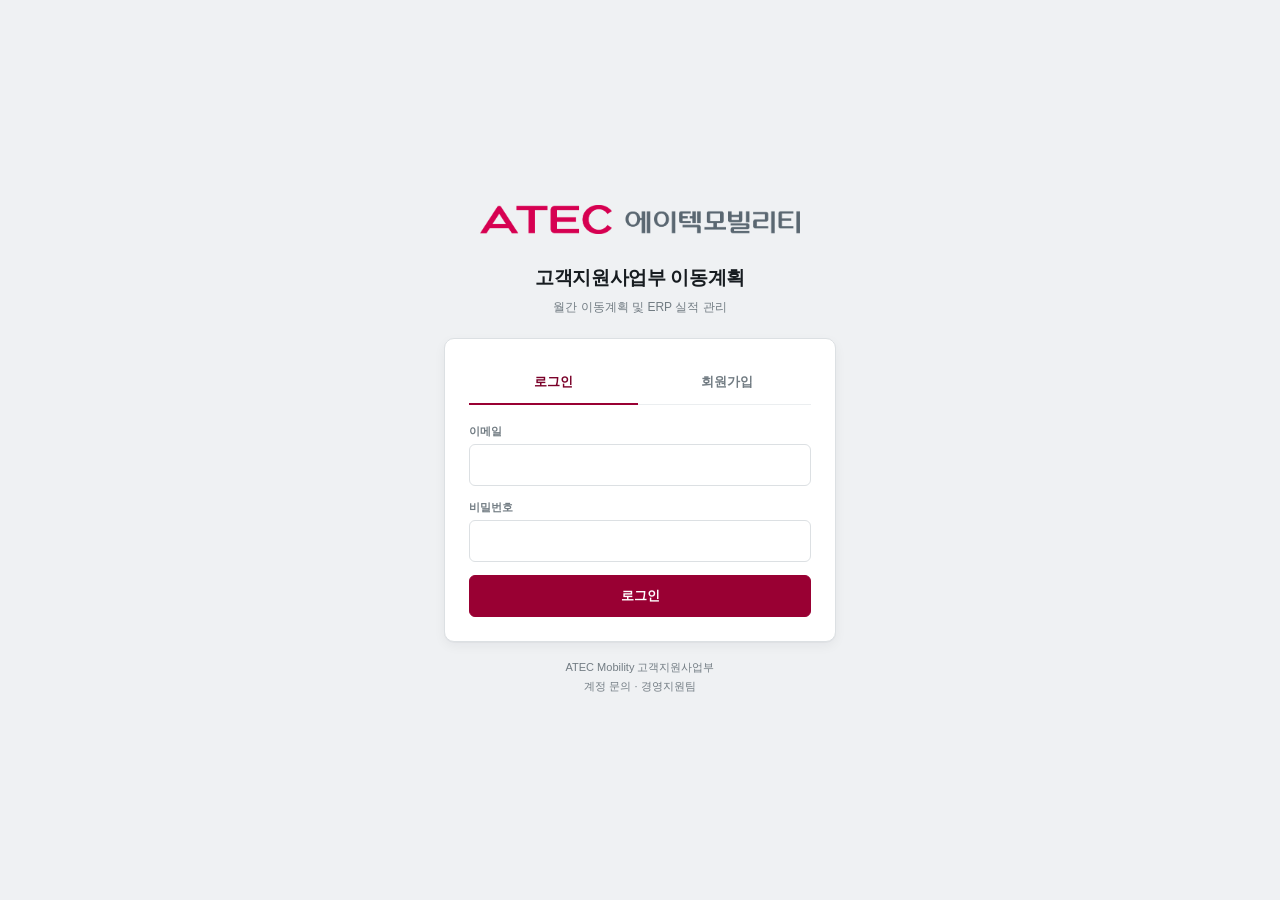
<file: index.html>
<!doctype html>
<html lang="ko">
<head>
<meta charset="utf-8">
<meta name="viewport" content="width=device-width,initial-scale=1">
<title>ATEC 이동계획 · 로그인</title>
<link rel="icon" href="data:image/svg+xml,%3Csvg xmlns='http://www.w3.org/2000/svg' viewBox='0 0 32 32'%3E%3Crect width='32' height='32' rx='7' fill='%23D70051'/%3E%3Ctext x='16' y='22' font-size='16' font-family='Arial' font-weight='bold' fill='white' text-anchor='middle'%3EA%3C/text%3E%3C/svg%3E">
<link rel="stylesheet" href="styles.css?v=20260915a">
</head>
<body>

<div class="auth-wrap">
  <div class="auth">

    <div class="brand">
      <img class="logo" src="img/logo.png?v=20260915a" alt="ATEC 에이텍모빌리티">
      <h1>고객지원사업부 이동계획</h1>
      <p>월간 이동계획 및 ERP 실적 관리</p>
    </div>

    <div class="panel">

      <!-- ===== 로그인 / 가입 ===== -->
      <div id="stage-login">
        <div class="tabs">
          <button id="tabLogin" class="on">로그인</button>
          <button id="tabSignup">회원가입</button>
        </div>

        <div id="msg"></div>

        <!-- 로그인 -->
        <form id="formLogin">
          <div class="fld">
            <label for="liEmail">이메일</label>
            <input id="liEmail" type="email" autocomplete="username" required>
          </div>
          <div class="fld">
            <label for="liPw">비밀번호</label>
            <input id="liPw" type="password" autocomplete="current-password" required>
          </div>
          <button type="submit" class="btn red wide" id="btnLogin">로그인</button>
        </form>

        <!-- 가입 -->
        <form id="formSignup" class="hide">
          <div class="fld">
            <label for="suName">이름</label>
            <input id="suName" type="text" autocomplete="name" required>
          </div>
          <div class="fld">
            <label for="suEmail">이메일</label>
            <input id="suEmail" type="email" autocomplete="username" required>
          </div>
          <div class="fld">
            <label for="suPw">비밀번호</label>
            <input id="suPw" type="password" autocomplete="new-password" minlength="8" required>
            <div class="hint">8자 이상. 재무 자료를 다루므로 사내 다른 서비스와 다른 비밀번호를 쓰시길 권합니다.</div>
          </div>
          <div class="fld">
            <label for="suPw2">비밀번호 확인</label>
            <input id="suPw2" type="password" autocomplete="new-password" minlength="8" required>
            <div class="hint" id="suPwMsg">한 번 더 입력해 주세요. 오타로 못 들어오는 일을 막습니다.</div>
          </div>
          <button type="submit" class="btn red wide" id="btnSignup">가입 신청</button>
          <div class="note info" style="margin:14px 0 0">
            가입하면 경영지원팀 승인을 거쳐야 들어올 수 있습니다.
            승인할 때 소속 팀이 함께 지정됩니다.
          </div>
        </form>
      </div>

      <!-- ===== 2단계 인증 · 최초 등록 ===== -->
      <div id="stage-enroll" class="hide otp-box">
        <h3 style="margin:0 0 6px;font-size:15px">2단계 인증 등록</h3>
        <p class="desc" style="margin:0 0 15px">
          이동계획 자료는 2단계 인증을 통과해야 열립니다. 최초 1회만 등록하면 됩니다.
        </p>

        <ol class="steps">
          <li>휴대폰에 <b>Google Authenticator</b> 앱을 설치합니다.</li>
          <li>앱에서 <b>+</b> → <b>QR 코드 스캔</b>으로 아래 코드를 찍습니다.</li>
          <li>앱에 뜬 6자리 숫자를 아래에 입력합니다.</li>
        </ol>

        <div class="otp-qr" id="qrBox"></div>

        <a id="otpLink" class="btn wide hide" style="margin-bottom:11px" href="#">
          이 기기에서 인증 앱 바로 열기
        </a>

        <div class="desc" style="margin-bottom:5px">QR을 찍을 수 없으면 이 키를 앱에 직접 입력하세요</div>
        <div class="otp-secret" id="otpSecret">—</div>
        <button class="btn" id="btnCopySecret" style="margin:-6px 0 13px">키 복사</button>

        <div id="msgEnroll"></div>
        <input id="enrollCode" class="otp-code" inputmode="numeric" maxlength="6" placeholder="······" autocomplete="one-time-code">
        <button class="btn red wide" id="btnEnrollVerify" style="margin-top:13px">등록 완료</button>
        <button class="btn ghost wide" id="btnEnrollCancel" style="margin-top:7px">취소하고 로그아웃</button>
      </div>

      <!-- ===== 2단계 인증 · 코드 입력 ===== -->
      <div id="stage-verify" class="hide otp-box">
        <h3 style="margin:0 0 6px;font-size:15px">2단계 인증</h3>
        <p class="desc" style="margin:0 0 17px">
          Google Authenticator 앱에 표시된 6자리 숫자를 입력하세요.
        </p>

        <div id="msgVerify"></div>
        <input id="verifyCode" class="otp-code" inputmode="numeric" maxlength="6" placeholder="······" autocomplete="one-time-code">
        <button class="btn red wide" id="btnVerify" style="margin-top:13px">확인</button>
        <button class="btn ghost wide" id="btnVerifyCancel" style="margin-top:7px">다른 계정으로 로그인</button>
      </div>

    </div>

    <div class="foot">
      ATEC Mobility 고객지원사업부<br>
      계정 문의 · 경영지원팀
    </div>

  </div>
</div>

<script src="mp-auth.js?v=20260911a"></script>
<script>
(function () {
  'use strict';

  var $ = function (s) { return document.querySelector(s); };

  function show(stage) {
    ['login', 'enroll', 'verify'].forEach(function (s) {
      $('#stage-' + s).classList.toggle('hide', s !== stage);
    });
  }
  function say(where, text, kind) {
    var el = $(where);
    if (!text) { el.innerHTML = ''; return; }
    el.innerHTML = '<div class="note ' + (kind || 'err') + '">' + text + '</div>';
  }
  function busy(btn, on, label) {
    btn.disabled = on;
    if (on) { btn.dataset.t = btn.textContent; btn.textContent = label || '처리 중…'; }
    else if (btn.dataset.t) { btn.textContent = btn.dataset.t; }
  }

  /* ---------- 로그인 / 가입 탭 ---------- */
  $('#tabLogin').onclick = function () {
    $('#tabLogin').classList.add('on'); $('#tabSignup').classList.remove('on');
    $('#formLogin').classList.remove('hide'); $('#formSignup').classList.add('hide');
    say('#msg', '');
  };
  $('#tabSignup').onclick = function () {
    $('#tabSignup').classList.add('on'); $('#tabLogin').classList.remove('on');
    $('#formSignup').classList.remove('hide'); $('#formLogin').classList.add('hide');
    say('#msg', '');
  };

  /* ---------- 가입 ---------- */
  $('#formSignup').onsubmit = function (e) {
    e.preventDefault();
    var b = $('#btnSignup');
    /* 서버에 보내기 전에 여기서 막는다. 가입은 되었는데 비밀번호를 모르는 상태가
       가장 나쁘다 — 승인까지 받은 뒤에야 알게 된다. */
    if ($('#suPw').value !== $('#suPw2').value) {
      say('#msg', '비밀번호가 서로 다릅니다. 두 칸을 같게 입력해 주세요.');
      $('#suPw2').focus(); $('#suPw2').select();
      return;
    }
    busy(b, true);
    MpAuth.signup($('#suEmail').value, $('#suPw').value, $('#suName').value)
      .then(function (r) {
        busy(b, false);
        if (r.error) { say('#msg', r.error); return; }
        say('#msg', '가입 신청이 접수되었습니다. 경영지원팀 승인 후 로그인할 수 있습니다.', 'ok');
        $('#formSignup').reset();
      });
  };

  /* 두 칸이 같아지는 순간 초록으로 바뀐다. 제출을 눌러 봐야 아는 것보다 낫다. */
  function pwEcho() {
    var a = $('#suPw').value, c = $('#suPw2').value, m = $('#suPwMsg');
    if (!c) { m.className = 'hint'; m.textContent = '한 번 더 입력해 주세요. 오타로 못 들어오는 일을 막습니다.'; return; }
    var ok = a === c;
    m.className = 'hint ' + (ok ? 'good' : 'bad');
    m.textContent = ok ? '두 칸이 같습니다.' : '아직 다릅니다.';
  }
  $('#suPw').oninput = pwEcho;
  $('#suPw2').oninput = pwEcho;

  /* ---------- 로그인 ---------- */
  $('#formLogin').onsubmit = function (e) {
    e.preventDefault();
    var b = $('#btnLogin');
    busy(b, true, '확인 중…');
    MpAuth.login($('#liEmail').value, $('#liPw').value)
      .then(function (r) {
        if (r.error) { busy(b, false); say('#msg', r.error); return; }
        return MpAuth.mfaState().then(function (st) {
          busy(b, false);
          if (st === 'ok') { location.replace('app.html'); return; }
          if (st === 'need') { show('verify'); setTimeout(function () { $('#verifyCode').focus(); }, 60); return; }
          startEnroll();
        });
      });
  };

  /* ---------- 2단계 · 최초 등록 ---------- */

  /* QR 그리기.
     Supabase 는 QR 을 SVG 마크업으로 내려주는데 viewBox 가 없고 width/height 만 있다.
     그대로 두고 CSS 로 줄이면 축소되지 않고 잘려 나가 위치 검출 패턴이 사라진다 —
     화면에는 QR 처럼 보이지만 스캔이 되지 않는다. viewBox 를 채워 넣어야 한다. */
  function paintQr(qr) {
    var box = $('#qrBox');
    box.innerHTML = '';

    if (!qr) {
      box.innerHTML = '<div class="desc" style="width:172px;height:172px;display:flex;' +
                      'align-items:center;justify-content:center">아래 키를 앱에 직접 입력하세요</div>';
      return;
    }

    if (/^data:/.test(qr)) {
      // 속성 문자열로 조립하지 않는다 — data:image/svg+xml 안의 따옴표가 태그를 깨뜨린다
      var img = new Image();
      img.alt = '2단계 인증 QR';
      img.src = qr;
      box.appendChild(img);
      return;
    }

    box.innerHTML = qr;
    var svg = box.querySelector('svg');
    if (!svg) return;
    if (!svg.getAttribute('viewBox')) {
      var w = parseFloat(svg.getAttribute('width')) || 219;
      var h = parseFloat(svg.getAttribute('height')) || w;
      svg.setAttribute('viewBox', '0 0 ' + w + ' ' + h);
    }
    svg.setAttribute('preserveAspectRatio', 'xMidYMid meet');
    svg.setAttribute('shape-rendering', 'crispEdges');   // 축소해도 모듈 경계가 뭉개지지 않게
    svg.removeAttribute('width');
    svg.removeAttribute('height');
  }

  function startEnroll() {
    show('enroll');
    say('#msgEnroll', '');
    $('#qrBox').innerHTML = '<div class="desc" style="width:172px;height:172px;display:flex;align-items:center;justify-content:center">준비 중…</div>';
    $('#otpSecret').textContent = '—';
    $('#otpLink').classList.add('hide');

    MpAuth.enroll().then(function (r) {
      if (r.error) { say('#msgEnroll', r.error); $('#qrBox').innerHTML = ''; return; }
      paintQr(r.qr);
      $('#otpSecret').textContent = r.secret || '—';
      if (r.uri) {
        var a = $('#otpLink');
        a.href = r.uri;                 // 폰에서 열면 인증 앱이 바로 뜬다
        a.classList.remove('hide');
      }
      setTimeout(function () { $('#enrollCode').focus(); }, 60);
    });
  }

  /* 키 복사 — 손으로 옮겨 적다 틀리는 걸 막는다 */
  $('#btnCopySecret').onclick = function () {
    var s = $('#otpSecret').textContent.trim();
    if (!s || s === '—') return;
    var btn = this;
    var done = function () {
      btn.textContent = '복사됨';
      setTimeout(function () { btn.textContent = '키 복사'; }, 1600);
    };
    if (navigator.clipboard && navigator.clipboard.writeText) {
      navigator.clipboard.writeText(s).then(done, function () {});
    } else {
      var ta = document.createElement('textarea');
      ta.value = s; document.body.appendChild(ta); ta.select();
      try { document.execCommand('copy'); done(); } catch (e) {}
      document.body.removeChild(ta);
    }
  };

  $('#btnEnrollVerify').onclick = function () {
    var b = this;
    busy(b, true, '확인 중…');
    MpAuth.verify($('#enrollCode').value).then(function (r) {
      busy(b, false);
      if (r.error) { say('#msgEnroll', r.error); $('#enrollCode').select(); return; }
      location.replace('app.html');
    });
  };
  $('#btnEnrollCancel').onclick = function () { MpAuth.logout(); show('login'); };

  /* ---------- 2단계 · 코드 입력 ---------- */
  $('#btnVerify').onclick = function () {
    var b = this;
    busy(b, true, '확인 중…');
    MpAuth.verify($('#verifyCode').value).then(function (r) {
      busy(b, false);
      if (r.error) { say('#msgVerify', r.error); $('#verifyCode').select(); return; }
      location.replace('app.html');
    });
  };
  $('#btnVerifyCancel').onclick = function () { MpAuth.logout(); show('login'); };

  /* 6자리를 다 넣으면 자동으로 확인한다 */
  ['#enrollCode', '#verifyCode'].forEach(function (sel) {
    $(sel).addEventListener('input', function () {
      this.value = this.value.replace(/\D/g, '');
      if (this.value.length === 6) {
        (sel === '#enrollCode' ? $('#btnEnrollVerify') : $('#btnVerify')).click();
      }
    });
  });

  /* ---------- 이미 로그인돼 있으면 이어서 진행한다 ----------
     새로고침했을 때 비밀번호를 다시 받지 않는다.
     아직 인증 수단을 등록하지 않은 상태(none)도 등록 화면으로 이어 준다 —
     이걸 빠뜨리면 로그인은 됐는데 로그인 화면이 다시 뜨는 것처럼 보인다. */
  if (MpAuth.token()) {
    MpAuth.mfaState().then(function (st) {
      if (st === 'ok') { location.replace('app.html'); return; }
      if (st === 'need') { show('verify'); setTimeout(function () { $('#verifyCode').focus(); }, 60); return; }
      startEnroll();
    });
  }
})();
</script>

</body>
</html>
</file>
<file: styles.css>
/* ============================================================================
   ATEC 이동계획 — 디자인 시스템

   설계 관점 : "결산 원장(ledger)"
   대시보드가 아니라 잘 조판된 재무제표를 화면으로 옮긴다.
   위계는 색이 아니라 굵기 · 크기 · 괘선으로 만들고,
   색은 부호(증감)와 상태(잠금 · 완료 · 경고)에만 쓴다.

   브랜드 : ATEC RED #D70051 / ATEC GRAY #5A666F

   타이포 7단 (px)
     26  KPI 숫자
     19  페이지 제목
     16  섹션 제목
     14  카드 제목
     13  본문 · 표 데이터
     12  표 조밀영역 · 버튼 · 탭
     11  보조 설명 · 라벨
   9~10px 는 쓰지 않는다.
   ========================================================================== */

:root{
  /* 기본 5색 */
  --paper:#FFFFFF;        /* 카드 · 표 바탕 */
  --canvas:#EFF1F3;       /* 화면 바탕 */
  --ink:#171C20;          /* 본문 */
  --ink2:#4A555D;         /* 보조 본문 */
  --rule:#DCE0E3;         /* 괘선 */
  /* 파생 */
  --rule2:#EBEEF0; --soft:#F7F8F9; --muted:#727C83; --faint:#A8B0B5;
  --gray:#5A666F; --g1:#F2F3F4; --g2:#D9DDE0; --g3:#A8B0B5; --g4:#727C83;
  /* 강조 */
  --red:#990033; --red-d:#7A0029; --red-dd:#5C001F; --red-soft:#FDF0F5; --red-line:#EBC3D3;
  --down:#2461a8; --up:#990033;
  --blue:#9AB7F0; --blue-d:#2461a8;
  --amber:#B07900; --amber-bg:#FFF6E0; --amber-line:#EDD9A6;
  --ok:#1F7A52; --ok-bg:#EDF7F1; --ok-line:#BFDECD;
  --warn:#B07900; --danger:#B3123F;
  /* 표 밴드 — 3단만 쓴다 */
  --band-plan:#F6F7F8;    /* 월간계획 */
  --band-ol:#FBFCFC;      /* 주차 OL */
  --band-act:#FDF0F5;     /* ERP 확정실적 */
  /* 형태 */
  --r:8px; --r-lg:10px;
  --shadow:0 1px 1px rgba(23,28,32,.03), 0 4px 12px rgba(23,28,32,.05);
  --num:"Segoe UI","Malgun Gothic",Arial,sans-serif;
  --rail:236px; --hdr:56px;
}

*{box-sizing:border-box}
html,body{margin:0;padding:0}
body{
  font-family:"Malgun Gothic","맑은 고딕","Apple SD Gothic Neo","Noto Sans KR",Arial,sans-serif;
  background:var(--canvas); color:var(--ink); font-size:13px; line-height:1.5;
  font-variant-numeric:tabular-nums; -webkit-font-smoothing:antialiased;
}
button,input,select,textarea{font:inherit;color:inherit}
a{color:var(--red-d)}
.num{font-family:var(--num);font-variant-numeric:tabular-nums;font-feature-settings:"tnum" 1}
::selection{background:rgba(215,0,81,.16)}
.hide{display:none !important}

/* ============================================================
   부품 — 버튼 · 칩 · 입력
   ============================================================ */
.btn{
  display:inline-flex;align-items:center;gap:6px;border:1px solid var(--rule);
  background:var(--paper);color:var(--ink2);padding:6px 12px;border-radius:6px;
  font-size:12px;font-weight:700;cursor:pointer;white-space:nowrap;line-height:1.4;
  text-decoration:none
}
.btn:hover{background:var(--soft);border-color:var(--g2);color:var(--ink)}
.btn:disabled{opacity:.45;cursor:not-allowed}
.btn.red{background:var(--red);border-color:var(--red);color:#fff}
.btn.red:hover{background:var(--red-d);border-color:var(--red-d);color:#fff}
.btn.dark{background:#333B41;border-color:#333B41;color:#fff}
.btn.dark:hover{background:#242A2F}
.btn.ghost{background:transparent;border-color:transparent;color:var(--muted)}
.btn.ghost:hover{background:var(--g1);color:var(--ink)}
.btn.wide{width:100%;justify-content:center;padding:11px 12px;font-size:13px}

.chip{
  display:inline-flex;align-items:center;gap:6px;border:1px solid var(--rule);background:var(--paper);
  padding:5px 10px;border-radius:6px;font-size:12px;color:var(--ink2);white-space:nowrap;line-height:1.35
}
.chip b{font-weight:700;color:var(--ink)}
.chip.on{background:var(--red-soft);border-color:var(--red-line);color:var(--red-d)}
.chip.warn{background:var(--amber-bg);border-color:var(--amber-line);color:var(--amber)}
.chip.ok{background:var(--ok-bg);border-color:var(--ok-line);color:var(--ok)}
.chip.lock{background:var(--g1);border-color:var(--g2);color:var(--ink2)}

.fld{margin-bottom:13px}
.fld label{display:block;font-size:11px;font-weight:700;color:var(--muted);margin-bottom:5px}
.fld input{
  width:100%;padding:10px 12px;border:1px solid var(--rule);border-radius:6px;
  background:var(--paper);font-size:13px
}
.fld input:focus{outline:0;border-color:var(--red-line);box-shadow:0 0 0 3px rgba(215,0,81,.08)}
.fld .hint{font-size:11px;color:var(--muted);margin-top:5px;line-height:1.55}

.card{background:var(--paper);border:1px solid var(--rule);border-radius:var(--r-lg);box-shadow:var(--shadow)}
.card>.hd{padding:13px 16px;border-bottom:1px solid var(--rule2);display:flex;align-items:flex-start;
  justify-content:space-between;gap:12px}
.card>.hd h3{margin:0;font-size:14px;font-weight:700}
.card>.bd{padding:16px}
.desc{font-size:11.5px;color:var(--muted);margin-top:3px;line-height:1.55}

/* 상태 알림 */
.note{padding:10px 13px;border-radius:6px;font-size:12px;line-height:1.6;margin-bottom:13px}
.note.err{background:#FDEEF2;border:1px solid var(--red-line);color:var(--red-d)}
.note.ok{background:var(--ok-bg);border:1px solid var(--ok-line);color:var(--ok)}
.note.warn{background:var(--amber-bg);border:1px solid var(--amber-line);color:var(--amber)}
.note.info{background:var(--soft);border:1px solid var(--rule);color:var(--ink2)}

/* ============================================================
   로그인 화면
   ============================================================ */
.auth-wrap{min-height:100vh;display:flex;align-items:center;justify-content:center;padding:28px 18px}
.auth{width:100%;max-width:392px}
.auth .brand{text-align:center;margin-bottom:22px}
.auth .brand .mark{
  display:inline-flex;align-items:center;justify-content:center;
  width:44px;height:44px;border-radius:10px;background:var(--red);color:#fff;
  font-size:21px;font-weight:800;letter-spacing:-1px;margin-bottom:11px
}
.auth .brand h1{margin:0;font-size:19px;font-weight:700;letter-spacing:-.4px}
.auth .brand p{margin:6px 0 0;font-size:12px;color:var(--muted)}
.auth .panel{background:var(--paper);border:1px solid var(--rule);border-radius:var(--r-lg);
  box-shadow:var(--shadow);padding:24px}
.auth .tabs{display:flex;gap:4px;margin-bottom:18px;border-bottom:1px solid var(--rule2)}
.auth .tabs button{
  flex:1;border:0;background:transparent;padding:9px 0 11px;font-size:13px;font-weight:700;
  color:var(--muted);cursor:pointer;border-bottom:2px solid transparent;margin-bottom:-1px
}
.auth .tabs button.on{color:var(--red-d);border-bottom-color:var(--red)}
.auth .foot{margin-top:16px;text-align:center;font-size:11px;color:var(--muted);line-height:1.7}

/* 2단계 인증 */
.otp-box{text-align:center}
.otp-qr{
  display:inline-block;padding:11px;background:#fff;border:1px solid var(--rule);
  border-radius:var(--r);margin:4px 0 13px
}
.otp-qr img,.otp-qr svg{display:block;width:172px;height:172px}
.otp-secret{
  font-family:var(--num);font-size:13px;letter-spacing:1.5px;background:var(--soft);
  border:1px solid var(--rule);border-radius:6px;padding:9px 11px;word-break:break-all;
  color:var(--ink);margin-bottom:13px
}
.otp-code{
  width:100%;padding:13px;font-family:var(--num);font-size:26px;letter-spacing:11px;
  text-align:center;border:1px solid var(--rule);border-radius:var(--r);background:var(--paper)
}
.otp-code:focus{outline:0;border-color:var(--red-line);box-shadow:0 0 0 3px rgba(215,0,81,.08)}
.steps{counter-reset:s;margin:0 0 15px;padding:0;list-style:none;text-align:left}
.steps li{
  counter-increment:s;position:relative;padding:0 0 8px 25px;font-size:12px;
  color:var(--ink2);line-height:1.65
}
.steps li::before{
  content:counter(s);position:absolute;left:0;top:1px;width:17px;height:17px;border-radius:50%;
  background:var(--g1);color:var(--ink2);font-size:10.5px;font-weight:700;
  display:flex;align-items:center;justify-content:center
}

@media (max-width:480px){
  .auth .panel{padding:19px}
  .otp-code{font-size:22px;letter-spacing:8px}
}

/* ============================================================
   앱 껍데기 — 레일 · 헤더 · 본문
   ============================================================ */
.app{display:flex;min-height:100vh}
.rail{width:var(--rail);flex:0 0 var(--rail);background:#333B41;color:#E6EAEC;
  position:fixed;top:0;bottom:0;left:0;z-index:60;display:flex;flex-direction:column}
.rail .brand{padding:17px 18px 14px;border-bottom:1px solid rgba(255,255,255,.09)}
.rail .brand b{display:block;font-size:13.5px;color:#fff}
.rail .brand span{display:block;margin-top:5px;font-size:11px;color:#A9B2B8;line-height:1.5}
.nav{padding:9px 8px;flex:1;overflow:auto}
.nav .grp{font-size:11px;color:#828D94;padding:13px 10px 5px;font-weight:700}
.nav button{display:flex;align-items:center;gap:9px;width:100%;border:0;background:transparent;
  color:#CDD4D8;text-align:left;padding:8px 11px;border-radius:6px;margin:1px 0;cursor:pointer;
  font-weight:600;font-size:13px;border-left:3px solid transparent}
.nav button:hover{background:rgba(255,255,255,.06);color:#fff}
.nav button.on{background:rgba(255,255,255,.10);color:#fff;border-left-color:var(--red);font-weight:700}
.nav button:disabled{opacity:.34;cursor:not-allowed}
.railfoot{padding:11px 16px 14px;font-size:11px;color:#8B959B;line-height:1.65;
  border-top:1px solid rgba(255,255,255,.08)}
.railfoot b{color:#C4CBD0}
.main{margin-left:var(--rail);width:calc(100% - var(--rail));min-width:0}
header.top{height:var(--hdr);background:var(--paper);border-bottom:1px solid var(--rule);
  display:flex;align-items:center;justify-content:space-between;gap:14px;padding:0 20px;
  position:sticky;top:0;z-index:50}
header.top .crumb{display:flex;align-items:baseline;gap:9px;min-width:0}
header.top .crumb b{font-size:19px;font-weight:700;letter-spacing:-.4px;white-space:nowrap}
header.top .crumb span{font-size:12px;color:var(--muted);overflow:hidden;text-overflow:ellipsis;white-space:nowrap}
.content{padding:16px 20px 60px;max-width:1680px}

/* 필터 줄 — 차트 위 한 줄에 모은다 */
.gbar{background:var(--paper);border:1px solid var(--rule);border-radius:var(--r-lg);
  box-shadow:var(--shadow);padding:9px 13px;margin-bottom:14px}
.gline{display:flex;align-items:center;gap:9px;flex-wrap:wrap;padding:4px 0}
.gline+.gline{border-top:1px solid var(--rule2);margin-top:3px}
.glabel{font-size:11px;font-weight:700;color:var(--muted);min-width:56px}
.spacer{flex:1}
.tabs{display:flex;gap:3px;flex-wrap:wrap}
.tab{border:1px solid transparent;background:transparent;color:var(--ink2);padding:5px 11px;
  border-radius:6px;font-size:12px;font-weight:700;cursor:pointer;white-space:nowrap}
.tab:hover{background:var(--g1)}
.tab.on{background:var(--red);border-color:var(--red);color:#fff}
.tab.dim{color:var(--faint)}
.tab i{font-style:normal;font-size:10px;opacity:.8}

/* 섹션 제목 */
.sec-title{display:flex;align-items:baseline;gap:10px;margin:20px 0 10px}
.sec-title h2{margin:0;font-size:16px;font-weight:700;position:relative;padding-left:11px}
.sec-title h2::before{content:'';position:absolute;left:0;top:3px;bottom:3px;width:3px;
  background:var(--red);border-radius:2px}
.sec-title span{font-size:11.5px;color:var(--muted)}

/* 격자 */
.grid{display:grid;gap:14px}
.grid.g4{grid-template-columns:repeat(4,1fr)}
.grid.g2{grid-template-columns:1fr 1fr}
.grid.g21{grid-template-columns:2fr 1fr}

/* ============================================================
   KPI — 차트가 아니라 수치 타일이다
   ============================================================ */
.kpi{background:var(--paper);border:1px solid var(--rule);border-radius:var(--r-lg);
  box-shadow:var(--shadow);padding:14px 16px;position:relative;overflow:hidden}
.kpi .lb{font-size:12px;color:var(--ink2);font-weight:700;display:flex;align-items:center;gap:6px}
.kpi .vl{font-family:var(--num);font-size:26px;font-weight:700;letter-spacing:-.9px;margin:7px 0 9px}
.kpi .vl small{font-size:12px;font-weight:600;color:var(--muted);margin-left:4px;letter-spacing:0}
.kpi .row{display:flex;justify-content:space-between;align-items:baseline;gap:8px;
  font-size:11.5px;color:var(--muted);padding:2px 0}
.kpi .row b{font-family:var(--num);font-weight:700;color:var(--ink2)}
.kpi .row .d{font-family:var(--num);font-weight:700;min-width:52px;text-align:right}
.kpi::after{content:'';position:absolute;left:0;right:0;bottom:0;height:3px;background:var(--red)}
.kpi.q::after{background:var(--g2)}

/* 증감 부호 — 상태색. 계열색과 섞지 않는다. */
.up{color:#990033}
.down{color:#2461a8}
.flat{color:var(--muted)}

/* 기간 블록 */
.pblocks{display:grid;grid-template-columns:repeat(4,1fr);gap:10px}
.pb{background:var(--paper);border:1px solid var(--rule);border-radius:var(--r);padding:11px 13px;
  cursor:pointer;text-align:left}
.pb:hover{border-color:var(--g3)}
.pb.on{border-color:var(--red-line);background:var(--red-soft)}
.pb .t{font-size:12px;font-weight:700}
.pb .s{font-size:10.5px;color:var(--muted);margin-top:2px}
.pb .v{font-family:var(--num);font-size:19px;font-weight:700;margin-top:6px;letter-spacing:-.5px}
.pb .m{font-size:10.5px;color:var(--muted);margin-top:3px}

/* ============================================================
   차트 부품
   ============================================================ */
.chart{width:100%}
.lg{display:inline-flex;align-items:center;gap:5px;font-size:11.5px;color:var(--ink2);margin-left:11px}
.lg i{width:9px;height:9px;border-radius:2px;display:inline-block}
.legend{display:flex;align-items:center;flex-wrap:wrap}

.bh{display:flex;flex-direction:column;gap:7px}
.bh-row{display:grid;grid-template-columns:104px 1fr 62px;align-items:center;gap:9px;cursor:default}
.bh-nm{font-size:11.5px;color:var(--ink2);overflow:hidden;text-overflow:ellipsis;white-space:nowrap}
.bh-tr{height:14px;background:var(--g1);border-radius:3px;overflow:hidden}
.bh-tr i{display:block;height:100%;border-radius:0 4px 4px 0}
.bh-v{font-family:var(--num);font-size:12px;font-weight:700;text-align:right}
.bh-row:hover .bh-tr{background:var(--g2)}

.viz-tip{position:fixed;z-index:200;background:#1E2428;color:#fff;border-radius:6px;
  padding:8px 10px;font-size:11.5px;line-height:1.6;pointer-events:none;opacity:0;
  transition:opacity .1s;box-shadow:0 4px 16px rgba(0,0,0,.2);max-width:280px}
.viz-tip.on{opacity:1}
.viz-tip .h{font-weight:700;margin-bottom:4px;color:#fff}
.viz-tip .r{display:flex;align-items:center;gap:6px;color:#C8D0D5}
.viz-tip .r i{width:8px;height:8px;border-radius:2px;display:inline-block}
.viz-tip .r b{margin-left:auto;font-family:var(--num);color:#fff}

/* ============================================================
   표
   ============================================================ */
table.t{width:100%;border-collapse:collapse;font-size:12.5px}
table.t th,table.t td{padding:7px 10px;border-bottom:1px solid var(--rule2);text-align:left;
  white-space:nowrap}
table.t th{background:var(--soft);color:var(--muted);font-size:11px;font-weight:700;
  position:sticky;top:0;z-index:1}
table.t td.n,table.t th.n{text-align:right;font-family:var(--num);font-variant-numeric:tabular-nums}
table.t td.txt{white-space:normal;color:var(--ink2)}
table.t tr.grand td{background:var(--soft);font-weight:700;border-top:1px solid var(--rule)}
table.t tbody tr:hover td{background:#FBFCFC}
.tbl-wrap{overflow:auto;max-height:460px}
.zero{color:var(--faint)}

@media (max-width:1180px){
  .grid.g4{grid-template-columns:repeat(2,1fr)}
  .grid.g21,.grid.g2{grid-template-columns:1fr}
  .pblocks{grid-template-columns:repeat(2,1fr)}
}
@media (max-width:900px){
  .rail{display:none}
  .main{margin-left:0;width:100%}
  .grid.g4{grid-template-columns:1fr}
  .content{padding:14px 14px 50px}
}

/* ============================================================
   월별 이동계획 손익표
   ============================================================ */
#tblPlan{min-width:1180px;font-size:12.5px}
#tblPlan th,#tblPlan td{padding:5px 8px;border-bottom:1px solid var(--rule2);
  border-right:1px solid var(--rule2);white-space:nowrap}
#tblPlan thead th{background:var(--soft);font-size:11px;color:var(--muted);text-align:center;
  border-bottom:1px solid var(--rule);position:sticky;top:0;z-index:3}
#tblPlan thead th.n{text-align:right}
#tblPlan th.gh{background:var(--g1);color:var(--ink2)}
#tblPlan th.prvh,#tblPlan th.prvc{background:var(--amber-bg);color:var(--amber);
  border-bottom-color:var(--amber-line)}
#tblPlan th.acth,#tblPlan th.actc{background:var(--band-act);color:var(--red-d);
  border-bottom-color:var(--red-line)}
#tblPlan td.sec{background:var(--soft);font-weight:700;vertical-align:top;
  border-right:1px solid var(--rule)}
#tblPlan td.itc{background:var(--paper)}
#tblPlan td.itc.b{font-weight:700}
#tblPlan td.n{text-align:right;font-family:var(--num);font-variant-numeric:tabular-nums}
#tblPlan td.gs{background:var(--band-plan)}
#tblPlan td.wkcol{background:var(--band-ol)}
#tblPlan td.wkcol.cur{background:#FFFBEF}
#tblPlan th.wkcol.cur{background:var(--amber-bg);color:var(--amber)}
#tblPlan th .mini{display:block;font-size:9.5px;font-weight:400;opacity:.8}
#tblPlan td.prvc{background:#FFFCF4}
#tblPlan td.actc{background:#FDF7F9}
#tblPlan td.txt{white-space:normal;min-width:150px}
#tblPlan tr.sum td{background:var(--soft);font-weight:700}
#tblPlan tr.sum td.wkcol{background:#F4F6F7}
#tblPlan tr.sum td.prvc{background:#FDF6E6}
#tblPlan tr.op td{background:var(--g1);font-weight:700}
#tblPlan tr:hover td{background:#FAFBFC}
#tblPlan tr.sum:hover td,#tblPlan tr.op:hover td{background:var(--soft)}

/* 상세 행 */
#tblPlan tr.dtl td{background:#FBFCFD}
#tblPlan tr.dtl td.dtlname{padding-left:20px;color:var(--ink2);font-size:12px}
#tblPlan tr.dtl .tw{color:var(--faint);margin-right:5px}
#tblPlan tr.dsub td{background:#F4F6F7;border-bottom:1px solid var(--rule)}
#tblPlan .cv{border:0;background:transparent;color:var(--muted);cursor:pointer;font-size:11px;
  width:15px;padding:0;margin-right:2px}
#tblPlan .kidn{display:inline-block;margin-left:5px;padding:0 5px;border-radius:8px;
  background:var(--g1);color:var(--muted);font-size:10.5px;font-weight:700}
.rowbtn{border:1px solid var(--rule);background:var(--paper);color:var(--ink2);cursor:pointer;
  width:18px;height:18px;line-height:1;border-radius:4px;font-size:12px;padding:0;margin-left:6px}
.rowbtn.add:hover{background:var(--ok-bg);border-color:var(--ok-line);color:var(--ok)}
.rowbtn.del:hover{background:var(--red-soft);border-color:var(--red-line);color:var(--red-d)}
.cumbtn{border:1px solid var(--rule);background:var(--paper);color:var(--ink2);
  width:22px;height:22px;line-height:1;border-radius:5px;cursor:pointer;font-size:13px;padding:0}
.cumbtn:hover{background:var(--red-soft);border-color:var(--red-line);color:var(--red-d)}
#tblPlan th.cumtg,#tblPlan td.cumtg{background:var(--soft);border-left:1px solid var(--rule)}

/* 입력칸 */
.ce{width:100%;border:1px solid transparent;background:transparent;padding:2px 4px;
  text-align:right;font-family:var(--num);font-size:12.5px;border-radius:4px}
.ce:hover{border-color:var(--g2);background:#fff}
.ce:focus{outline:0;border-color:var(--red-line);background:#fff;box-shadow:0 0 0 2px rgba(215,0,81,.09)}
textarea.na{width:100%;border:1px solid transparent;background:transparent;resize:none;
  padding:2px 4px;font-size:11.5px;line-height:1.5;border-radius:4px;overflow:hidden;color:var(--ink2)}
textarea.na:hover{border-color:var(--g2);background:#fff}
textarea.na:focus{outline:0;border-color:var(--red-line);background:#fff;color:var(--ink)}

/* ============================================================
   주차별 변동 관리 — 월별 변동 요약(= 이동계획차이)
   ============================================================ */
#tblWeekSum th,#tblWeekSum td{border-right:1px solid var(--rule2)}
#tblWeekSum th.gh{background:var(--g1);color:var(--ink2);text-align:center}
#tblWeekSum td.sec{background:var(--soft);font-weight:700;text-align:center;vertical-align:middle;
  border-right:1px solid var(--rule)}
#tblWeekSum td.sec .mini{display:block;font-size:10px;font-weight:400;color:var(--muted);margin-top:2px}
#tblWeekSum tr.mstart td{border-top:1px solid var(--rule)}
#tblWeekSum tr.msel td{background:#FFFDF6}
#tblWeekSum tr.msel td.sec{background:var(--amber-bg);color:var(--amber)}
#tblWeekSum td.gs{background:var(--band-plan)}
#tblWeekSum td.cur{background:#FFFBEF;font-weight:700}
#tblWeekSum td.bd-rev{border-left:3px solid #2F6FB5}
#tblWeekSum td.bd-gp{border-left:3px solid #B07900}
#tblWeekSum td.bd-sga{border-left:3px solid #990033}
#tblWeekSum td.txt{white-space:normal;min-width:220px}
#tblWeekMx td:first-child,#tblWeekMx th:first-child{text-align:left}

/* ============================================================
   관리 화면
   ============================================================ */
.sel{border:1px solid var(--rule);background:var(--paper);border-radius:6px;padding:4px 7px;
  font-size:12px;width:100%}
.sel:focus{outline:0;border-color:var(--red-line);box-shadow:0 0 0 2px rgba(215,0,81,.09)}
.sel:disabled{background:var(--g1);color:var(--faint)}
.wkn{width:56px;border:1px solid var(--rule);background:var(--paper);border-radius:6px;
  padding:4px 6px;text-align:right;font-family:var(--num);font-size:12px}
.wkn:focus{outline:0;border-color:var(--red-line)}
#tblPeriods td,#tblMembers td{vertical-align:middle}
#tblPeriods .btn,#tblMembers .btn{padding:4px 9px;font-size:11.5px}
.q{color:var(--muted);font-size:11.5px}
#tblAudit td{font-size:11.5px}
#tblAudit td.txt{white-space:normal}

/* ============================================================
   확정 판관비 / 매출현황
   ============================================================ */
table.t td.cur,table.t th.cur{background:var(--band-act)}
table.t td.c,table.t th.c{text-align:center}
table.t td.gs{background:var(--band-plan)}

/* 접히는 표 */
table.t.acc tr.trow{cursor:pointer}
table.t.acc tr.trow td.tname{font-weight:700}
table.t.acc tr.trow .cv{display:inline-block;width:14px;color:var(--faint);font-size:10px}
table.t.acc tr.trow:hover td{background:var(--soft)}
table.t.acc tr.proj td{background:#FBFCFD;font-size:12px;color:var(--ink2)}
table.t.acc tr.proj td.pn{padding-left:30px}
table.t.acc tr.prow:hover td{background:transparent}
table.t.acc tr.prow>td{padding:0;background:var(--soft);border-bottom:1px solid var(--rule)}

.pcell{padding:12px 16px 14px 30px}
.pttl{font-size:11px;font-weight:700;color:var(--muted);margin:0 0 7px}
.pchips{display:flex;flex-wrap:wrap;gap:6px;margin-bottom:14px}
table.t.sub{background:var(--paper);border:1px solid var(--rule);border-radius:6px;overflow:hidden}
table.t.sub th{background:var(--g1);position:static}
table.t.sub td{font-size:12px;padding:5px 10px}

/* 증감 원인 묶음 */
td.cz{white-space:normal;line-height:1.7}
.czi{display:inline-block;margin-right:12px;font-size:11.5px;color:var(--ink2)}
.czi b{font-family:var(--num);margin-right:4px}
.bdg{display:inline-block;padding:0 5px;border-radius:8px;background:var(--g1);
  color:var(--muted);font-size:10.5px;font-weight:700;vertical-align:1px}

/* 규모 막대 — 0 을 가운데 두고 좌우로 */
.mbar{position:relative;display:block;height:12px;background:var(--g1);border-radius:3px}
.mbar::before{content:'';position:absolute;left:50%;top:0;bottom:0;width:1px;background:var(--g2)}
.mbar i{position:absolute;top:2px;bottom:2px;border-radius:2px;min-width:1px}
.mbar i.up{background:#990033}
.mbar i.down{background:#2461a8}
.mbar i.flat{background:var(--g3)}
.mbar.one{background:var(--g1)}
.mbar.one::before{display:none}
.mbar.one i{left:0;background:var(--g3);top:2px;bottom:2px}

/* ERP 업로드 */
.uprow{display:flex;flex-wrap:wrap;gap:10px;align-items:center}
.upf{display:flex;flex-direction:column;gap:4px;font-size:11.5px;color:var(--ink2)}
.upf span b{color:var(--ink)}
.upf input[type=file]{font-size:11.5px;border:1px solid var(--rule);border-radius:6px;
  padding:5px 7px;background:var(--paper);max-width:280px}
.uplog{margin-top:12px;max-height:240px;overflow:auto;font-size:11.5px;line-height:1.75;
  background:var(--soft);border:1px solid var(--rule2);border-radius:6px;padding:9px 12px}
.uplog:empty{display:none}
.uplog .lg{color:var(--ink2)}
.uplog .lg.ok{color:var(--ok)}
.uplog .lg.wn{color:var(--amber)}
.uplog .lg.er{color:var(--red-d)}

#tblErpRecon td.txt{min-width:240px}
#tblSgaTeam td,#tblRevTeam td{vertical-align:middle}
#tblErpRecon tr.devrow td{background:var(--soft);color:var(--ink2);font-size:12px}
#tblErpRecon tr.devrow td.txt.q{font-size:11px}

/* ============================================================
   리포트 — 화면에 보이는 것이 그대로 인쇄물이다
   ============================================================ */
.paper{background:var(--paper);border:1px solid var(--rule);border-radius:var(--r-lg);
  box-shadow:var(--shadow);padding:26px 30px 30px;max-width:1080px}
.rphead{display:flex;align-items:flex-start;justify-content:space-between;gap:16px;
  border-bottom:2px solid var(--ink);padding-bottom:12px;margin-bottom:14px}
.rphead h1{margin:0;font-size:19px;font-weight:700;letter-spacing:-.3px}
.rphead .stamp{margin-top:5px;font-size:11.5px;color:var(--muted)}
.rpunit{font-size:11.5px;color:var(--muted);white-space:nowrap;padding-top:3px}
h2.rpsec{font-size:14px;font-weight:700;margin:22px 0 8px;padding-bottom:5px;
  border-bottom:1px solid var(--rule)}
h2.rpsec span{font-size:11.5px;font-weight:400;color:var(--muted);margin-left:7px}
.rpfoot{margin-top:22px;padding-top:11px;border-top:1px solid var(--rule2);
  font-size:11px;line-height:1.7;color:var(--muted)}

table.t.rp th{position:static}
table.t.rp tr.rate td{background:var(--soft);color:var(--ink2);font-size:12px}
table.t.rp tr.mstart td{border-top:1px solid var(--rule)}
.src{display:inline-block;padding:0 6px;border-radius:9px;font-size:10.5px;font-weight:700;
  border:1px solid transparent}
.src.act{background:var(--band-act);border-color:var(--red-line);color:var(--red-d)}
.src.ol{background:var(--amber-bg);border-color:var(--amber-line);color:var(--amber)}

/* ============================================================
   인쇄 · PDF
   ============================================================ */
@media print{
  @page{size:A4 portrait;margin:12mm 10mm}
  body{background:#fff}
  .rail,.top,.gbar,.noprint,#boot,.viz-tip{display:none!important}
  .main{margin-left:0!important;width:100%!important}
  .content{padding:0!important}
  /* 리포트만 인쇄한다 — 다른 화면이 열려 있어도 종이에는 안 나온다 */
  .content>section:not(#p-report){display:none!important}
  .paper{border:0;box-shadow:none;padding:0;max-width:none}
  .tbl-wrap{overflow:visible!important;max-height:none!important}
  table.t{font-size:10.5px}
  table.t th,table.t td{padding:4px 6px}
  table.t th{background:#F2F3F4!important;-webkit-print-color-adjust:exact;print-color-adjust:exact}
  table.t td.cur,table.t td.gs,tr.grand td,.src{-webkit-print-color-adjust:exact;print-color-adjust:exact}
  /* 표는 페이지 사이에서 자르지 않는다 */
  table,tr,.paper>.note{break-inside:avoid;page-break-inside:avoid}
  h2.rpsec{break-after:avoid;page-break-after:avoid}
  .rpfoot{break-before:avoid}
}

/* ============================================================
   모바일 — 보기 전용
   ============================================================ */
.mobar{display:none}
@media (max-width:760px){
  .mobar{display:block}
  .content{padding:12px 12px 60px}
  .paper{padding:16px 14px 20px;border-radius:8px}
  .rphead{flex-direction:column;gap:6px}
  .rphead h1{font-size:16px}
  .gbar{padding:9px 10px}
  .gline{flex-wrap:wrap;gap:5px}
  .glabel{width:auto;min-width:44px}
  .kpi .vl{font-size:22px}
  /* 열이 20개가 넘는 표는 폰에서 가로로 넘긴다 */
  .tbl-wrap{overflow-x:auto;-webkit-overflow-scrolling:touch}
  table.t{min-width:640px}
  #tblPlan{min-width:1180px}
  .sec-title h2{font-size:14px}
}
body.ro .ce,body.ro textarea.na{pointer-events:none;background:transparent!important;
  border-color:transparent!important}

/* ============================================================
   작성 완료 (제출)
   ============================================================ */
.subbar{display:flex;align-items:center;gap:12px;flex-wrap:wrap;
  background:var(--paper);border:1px solid var(--rule);border-radius:var(--r-lg);
  box-shadow:var(--shadow);padding:11px 15px;margin-bottom:13px}
.subbar .slabel{font-size:11.5px;font-weight:700;color:var(--muted);
  min-width:60px;letter-spacing:-.2px}
.subbar .sinfo{font-size:12px;color:var(--muted);flex:1;line-height:1.6}
.subbar .sinfo b{color:var(--ink2)}
.subbar .sinfo.ok{color:var(--ok)}
.subbar .sinfo.ok b{color:var(--ok)}
.subbar .sinfo.chg{color:var(--amber)}
.subbar .sinfo.chg b{color:var(--amber)}
.subbar .btn{min-width:96px;justify-content:center}
@media (max-width:760px){ .subbar{padding:9px 11px} .subbar .btn{width:100%} }
.sdot{display:inline-block;width:20px;font-weight:700;font-size:13px;color:var(--faint)}
.sdot.ok{color:var(--ok)}
.sdot.mid{color:var(--amber);font-size:18px;line-height:13px}
#tblSubmit td.c,#tblSubmit th.c{text-align:center}

/* ============================================================
   확정 판관비 / 매출현황 — v20 배치
   숫자열은 필요한 만큼만, 텍스트(주요 원인 · 적요)열에 공간을 준다.
   ============================================================ */
.card>.hd .toolbar{display:flex;align-items:center;gap:6px;flex-wrap:wrap;margin-left:auto}
.thlb{font-size:11.5px;color:var(--muted);font-weight:700;white-space:nowrap}
input.thin{width:82px;padding:5px 8px;border:1px solid var(--rule);border-radius:6px;
  font-family:var(--num);font-size:12px;text-align:right;background:var(--paper)}
input.thin:focus{border-color:var(--red);outline:none;box-shadow:0 0 0 2px rgba(153,0,51,.14)}
.btn.sm{padding:3px 8px;font-size:11.5px}
.hint{font-size:11px;color:var(--muted);line-height:1.55}

th.prevcol,td.prevcol{color:var(--muted)}
td.prevcol{font-weight:400}
th.curcol{background:#FBE9F1!important;color:#990033}
td.curcol{background:#FDF0F5;font-weight:700;color:#990033}
.delta{font-weight:700;font-family:var(--num)}
.delta.up{color:#990033}.delta.down{color:#2461a8}.delta.flat{color:var(--muted)}

/* KPI — 당월이 주인공, 전월은 한 단계 낮추고, 증감은 파란 배경 */
.kpi.hero{background:#990033;border-color:#990033;padding:16px 18px}
.kpi.hero .lb,.kpi.hero .vl,.kpi.hero .vl small{color:#fff}
.kpi.hero .lb{font-size:13px}
.kpi.hero .vl{font-size:38px;letter-spacing:-1.6px}
.kpi.hero .vl small{font-size:14px;margin-left:6px}
.kpi.hero::after{display:none}
.kpi.hero .lb .tag.act{background:rgba(255,255,255,.16);border-color:rgba(255,255,255,.3);color:#fff}
.kpi.hero .kpirow{border-top-color:rgba(255,255,255,.22)}
.kpi.hero .kpirow span{color:rgba(255,255,255,.72)}
.kpi.hero .kpirow b,.kpi.hero .kpirow .delta{color:#fff}
.kpi.big{padding:16px 18px}
.kpi.big .lb{font-size:13px;color:var(--ink2)}
.kpi.big .vl{font-size:30px;letter-spacing:-1.1px}
.kpi.quiet{background:var(--soft)}
.kpi.quiet::after{background:var(--g2)}
.kpi.quiet .vl{font-size:22px;color:var(--muted);font-weight:600}
.kpi.diff{background:#EAF1FA;border-color:#B8CBDD}
.kpi.diff::after{background:#2461a8}
.kpi.diff .lb{color:#2461a8}
.kpi.diff .kpirow span{color:#5B7FA6}
.kpi.diff .kpirow b{color:#2461a8}
.kpirow{display:flex;justify-content:space-between;align-items:baseline;font-size:12px;
  color:var(--muted);margin-top:5px;gap:10px}
.kpirow b{font-weight:700;color:var(--ink2);font-size:13px;font-family:var(--num)}
.kpirow i{font-style:normal;margin-left:4px;font-size:11px}
.kpirow.olrow{border-top:1px dashed var(--rule2);padding-top:5px;margin-top:6px}
.kpirow.olrow span{color:var(--amber)}
.tag{display:inline-block;padding:0 6px;border-radius:4px;font-size:10.5px;font-weight:700;
  border:1px solid transparent}
.tag.act{background:var(--red-soft);color:var(--red-d);border-color:var(--red-line)}

.vbox{display:flex;align-items:center;gap:14px;flex-wrap:wrap;margin-bottom:13px;
  padding:9px 13px;border-radius:6px;font-size:11.5px;line-height:1.6}
.vbox b{font-size:12px}
.vbox.ok{background:var(--ok-bg);border:1px solid var(--ok-line);color:var(--ok)}
.vbox.bad{background:#FDEEF2;border:1px solid var(--red-line);color:var(--red-d)}

.bdg{display:inline-block;padding:0 6px;border-radius:4px;font-size:11px;font-weight:700;
  border:1px solid var(--g2);background:var(--g1);color:var(--muted);white-space:nowrap}
.bdg.new{background:#EAF1FA;color:#22558F;border-color:#CDDFF2}
.bdg.pend{background:var(--amber-bg);color:var(--amber);border-color:var(--amber-line)}
.bdg.miss{background:var(--amber-bg);color:var(--amber);border-color:var(--amber-line)}

/* 팀별 비교 */
#tblSgaTeam{min-width:960px}
table.t.sgaSum tr.trow{cursor:pointer}
table.t.sgaSum tr.trow:hover td{background:#FAFBFC}
table.t.sgaSum tr.trow.on td{background:#FDF2F7}
table.t.sgaSum tr.trow.on td.curcol{background:#F8D9E6}
table.t.sgaSum td.tname{font-size:13px;font-weight:700;color:var(--ink)}
table.t.sgaSum td.tname .cv{display:inline-block;width:14px;color:var(--faint);font-size:10px}
table.t.sgaSum tr.trow.on td.tname .cv{color:var(--red)}
table.t.sgaSum td.pcell{padding:0;background:#FBFCFD;border-left:3px solid var(--red);
  border-bottom:1px solid var(--rule)}
table.t.sgaSum tr.grand td{border-top:2px solid var(--gray)}
table.t.sgaSum td.curcol,table.t.sgaSum tr.grand td.curcol{font-size:15px}
table.t.sgaSum td,table.t.sgaSum th{padding:7px 10px}
table.t.sgaSum td.cz{padding:5px 10px;white-space:normal}
.czi{display:block;font-size:11.5px;color:var(--ink2);line-height:1.55;overflow:hidden;
  text-overflow:ellipsis;white-space:nowrap}
.czi b{font-family:var(--num);font-weight:700;display:inline-block;min-width:56px;margin-right:7px}

/* 규모 막대 — 0 을 가운데 두고 좌우로 */
.mbar{display:inline-block;position:relative;height:9px;width:120px;background:var(--g1);
  border-radius:5px;vertical-align:middle}
.mbar::before{content:"";position:absolute;left:50%;top:-2px;bottom:-2px;width:1px;background:var(--g2)}
.mbar i{position:absolute;top:0;height:100%;border-radius:5px;min-width:2px}
.mbar i.up{background:var(--red)}.mbar i.down{background:var(--down)}.mbar i.flat{background:var(--g2)}
.mbar.one::before{display:none}
.mbar.one i{left:0;background:var(--g3)}

/* 팀 패널 */
.tpanel{padding:12px 14px 6px}
.pn-h,.pn-h2{font-size:12px;font-weight:700;color:var(--ink2);margin:0 0 9px}
.pn-h2{display:flex;align-items:center;justify-content:space-between;margin-top:17px;gap:10px}
.pn-note{font-size:11px;color:var(--muted);font-weight:700;white-space:nowrap}
.chips{display:flex;flex-wrap:wrap;gap:7px}
.cchip{display:inline-flex;align-items:center;gap:8px;border:1px solid var(--rule);background:#fff;
  border-radius:9px;padding:7px 12px;font-size:11.5px;color:var(--ink2);font-weight:700}
.cchip b{font-family:var(--num);font-size:12px;font-weight:700}

table.t.pnT{background:#fff;border:1px solid var(--rule);border-radius:8px;overflow:hidden;
  font-size:12px;table-layout:fixed;width:100%}
table.t.pnT col.c-cat{width:104px}
table.t.pnT col.c-n{width:86px}
table.t.pnT col.c-r{width:76px}
table.t.pnT th{background:#F2F4F5!important;font-size:11px;padding:6px 10px;position:static}
table.t.pnT th.curcol{background:#FBE6EE!important;color:var(--ink)}
table.t.pnT td{vertical-align:top;padding:7px 10px;border-bottom:1px solid var(--rule2)}
table.t.pnT td.sec{font-weight:700;background:#FAFBFC;color:var(--ink2)}
table.t.pnT td.curcol{background:#FEF7FA;font-size:13px}
table.t.pnT td.why{white-space:normal}
table.t.pnT tr.catrow{cursor:pointer}
table.t.pnT tr.catrow:hover td{background:#F7FAFB}
table.t.pnT tr.catrow.on td{background:#FDF2F7}
table.t.pnT tr.catrow td.sec .cv{display:inline-block;width:13px;color:var(--faint);font-size:10px}
table.t.pnT tr.catrow.on td.sec .cv{color:var(--red)}
table.t.pnT td.dcell{padding:0;background:#FBFCFD;border-left:3px solid var(--red-line)}
table.t.pnT tr.pnsum td{background:#FDECF2;border-top:2px solid var(--red);border-bottom:0;
  font-weight:700;color:var(--ink);padding:10px}
table.t.pnT tr.pnsum td.curcol{background:#FDECF2}
table.t.pnT .q{color:var(--muted);font-weight:400;font-size:11px}

/* 주요 증감 원인 TOP3 */
.wrow{display:flex;align-items:center;gap:9px;padding:4px 0}
.wrow+.wrow{border-top:1px dashed var(--rule2)}
.rk{flex:0 0 17px;width:17px;height:17px;border-radius:50%;background:var(--red);color:#fff;
  font-size:10px;font-weight:700;display:inline-flex;align-items:center;justify-content:center;
  font-family:var(--num)}
.wn{flex:1;font-size:11.5px;color:var(--ink2);overflow:hidden;text-overflow:ellipsis;white-space:nowrap}
.wv{display:flex;align-items:center;gap:12px;font-family:var(--num);white-space:nowrap;flex:0 0 auto}
.wv .q{color:var(--muted);font-size:11.5px}
.wv b{font-size:12.5px;min-width:76px;text-align:right;display:inline-block}
.pn-more{margin-top:6px;padding-top:5px;border-top:1px dashed var(--rule2);font-size:11px;color:var(--muted)}
.pn-more b.pendtx{color:var(--amber);font-weight:700}

/* 적요 상세표 */
table.t.sub{background:var(--paper);border:0;width:100%}
table.t.sub th{background:var(--g1);position:static;font-size:11px}
table.t.sub td{font-size:12px;padding:5px 10px}
table.t.sub td.curcol{font-size:13px}
table.t tr.pend td{background:#FFFCF2}
table.t tr.gone td{color:var(--muted)}
.q2{font-size:11px;color:var(--muted);margin-top:2px}
.dsum{display:flex;gap:16px;flex-wrap:wrap;padding:8px 12px;font-size:11.5px;color:var(--muted);
  border-top:1px solid var(--rule2);background:var(--soft)}
.dsum b{color:var(--ink2);font-family:var(--num)}

.dvrow{display:grid;grid-template-columns:82px 1fr 74px;align-items:center;gap:9px;margin-bottom:7px}
.dvnm{font-size:11.5px;color:var(--ink2)}
.dvv{font-family:var(--num);font-size:11.5px;font-weight:700;text-align:right}

#tblSgaMatch td{vertical-align:middle}
#tblSgaMatch .sel{min-width:200px}

/* 확정 데이터 없는 달 */
.emptybox{text-align:center;padding:44px 24px}
.emptybox .eh{font-size:14px;font-weight:700;margin-bottom:6px}
.emptybox .ed{font-size:12px;color:var(--muted);line-height:1.7;margin-bottom:16px;
  max-width:520px;margin-left:auto;margin-right:auto}

/* 전체금액 모드 — 자릿수가 많아지므로 숫자열을 넓힌다 */
#p-erp.won #tblSgaTeam{min-width:1200px}
#p-erp.won table.t.pnT col.c-cat{width:94px}
#p-erp.won table.t.pnT col.c-n{width:118px}
#p-erp.won .wv b{min-width:112px}
#p-erp.won #tblSgaCat,#p-erp.won #tblErpRecon{min-width:900px}

@media (max-width:1100px){
  table.t.pnT td.why{min-width:260px}
  .wv .q{display:none}
  .mbar{width:78px}
}

/* ============================================================
   비목 · 적요 전체 상세 (v20 팀 블록 + 비목 아코디언)
   ============================================================ */
#sgaMatchCard.card{margin-top:14px}
#sgaDetail{padding:10px 12px}
#sgaDetail .tblock{margin-bottom:8px}

/* 왼쪽에서 자라는 단순 막대 — 규모 막대(.mbar)와 달리 0 기준이 아니다 */
.dbar{display:block;position:relative;height:6px;background:var(--g1);border-radius:3px;
  min-width:56px;overflow:hidden}
.dbar i{display:block;height:100%;border-radius:3px;min-width:1px}
.dbar i.up{background:var(--red)}
.dbar i.down{background:var(--down)}
.dbar i.flat{background:var(--g2)}

.tblock{border:1px solid var(--rule);border-radius:8px;margin-bottom:10px;overflow:hidden}
.tblock-hd{display:flex;align-items:center;gap:14px;padding:9px 13px;background:var(--soft);
  border-bottom:1px solid var(--rule2)}
.tblock-hd .tb-name{font-size:13px;font-weight:700;color:var(--ink);min-width:150px}
.tblock-hd .tb-fig{font-family:var(--num);font-size:13px;color:var(--ink2);flex:1}
.tblock-hd .tb-fig .q{color:var(--muted)}
.tblock-hd .tb-fig b{color:var(--ink);font-weight:700;font-size:14px}
.tblock-hd .tb-d{font-family:var(--num);font-weight:700;font-size:14px;min-width:92px;text-align:right}
.tblock-bd{padding:0}

details.acc{border-bottom:1px solid var(--rule2)}
details.acc:last-child{border-bottom:0}
details.acc>summary{display:grid;grid-template-columns:112px 108px 90px 96px 96px 1fr;gap:10px;
  align-items:center;padding:8px 13px 8px 24px;cursor:pointer;list-style:none;font-size:12.5px;
  position:relative}
details.acc>summary::-webkit-details-marker{display:none}
details.acc>summary::before{content:"▸";position:absolute;left:10px;color:var(--faint);font-size:11px}
details.acc[open]>summary::before{content:"▾";color:var(--red)}
details.acc>summary:hover{background:#FAFBFC}
details.acc[open]>summary{background:#FDF2F7}
details.acc .ac-name{font-weight:700;color:var(--ink2);font-size:13px}
details.acc .ac-bar{display:flex;align-items:center}
details.acc .ac-val{text-align:right;color:var(--muted);font-family:var(--num);font-size:12.5px}
details.acc .ac-cur{text-align:right;color:var(--ink);font-family:var(--num);font-size:14px}
details.acc .ac-cur b{font-weight:700}
details.acc .ac-d{text-align:right;font-family:var(--num);font-size:14px;font-weight:700}
details.acc .ac-why{color:var(--muted);font-size:11.5px;overflow:hidden;text-overflow:ellipsis;
  white-space:nowrap}
details.acc .dbody{border-top:1px solid var(--rule2);background:#FCFDFD}

/* 차이 원인 · 검토 의견 */
#tblErpNote td.txt{white-space:normal}
#tblErpNote textarea.na{width:100%;min-height:24px;resize:vertical;border:1px solid var(--rule);
  border-radius:6px;padding:5px 8px;font:inherit;font-size:12px;line-height:1.5;background:var(--paper)}
#tblErpNote textarea.na:focus{border-color:var(--red);outline:none;
  box-shadow:0 0 0 2px rgba(153,0,51,.14)}
#tblErpNote .q{color:var(--muted)}

#p-erp.won details.acc>summary{grid-template-columns:112px 92px 122px 130px 130px 1fr}
#p-erp.won #tblSgaCat{min-width:1000px}

@media (max-width:1200px){
  details.acc>summary{grid-template-columns:96px 72px 78px 84px 84px 1fr;gap:8px}
  .tblock-hd .tb-name{min-width:120px}
}

/* ============================================================
   출처별 열 색 — 계획(최종 OL)은 노랑, 확정은 분홍, 전월은 회색.
   숫자만 보고 «이 값이 어디서 왔는지» 를 되짚지 않게 한다.
   ============================================================ */
th.olcol{background:var(--amber-bg)!important;color:var(--amber)}
td.olcol{background:#FFFDF7;color:var(--ink2);font-weight:400}
tr.grand td.curcol,tr.grand td.olcol{background:transparent}
th.bl,td.bl{border-left:1px solid var(--g2)}
th.grphead{background:#E9ECEE!important;color:var(--ink2);text-align:center;font-weight:700}

/* 비목별 증감 — 0 을 축으로 좌우로 뻗는 SVG 막대 */
svg.zbar{display:block;width:100%}
svg.zbar .ax{fill:var(--muted);font-size:11px;font-family:var(--num)}
svg.zbar .vlab{fill:var(--ink2);font-size:11px;font-weight:700;font-family:var(--num)}

#tblSgaCat{table-layout:fixed;width:100%;min-width:760px}
#tblSgaCat td.sec{font-weight:700}
#tblSgaCat td.prevcol,#tblSgaCat td.olcol{font-size:12.5px;color:var(--muted);font-weight:400}
#tblSgaCat td.curcol{font-size:13.5px}
#p-erp.won #tblSgaCat{min-width:1080px}

/* 차이 원인 · 검토 의견 */
#tblErpNote{table-layout:fixed;width:100%;min-width:860px}
#tblErpNote td.sec{font-weight:700}

/* ============================================================
   매출 명세 — 영업그룹 합계 행 + 프로젝트 행
   ============================================================ */
#tblRevTeam{table-layout:fixed;width:100%;min-width:1060px}
#tblRevTeam col.projname{width:238px}
#tblRevTeam td.projname{max-width:238px;overflow:hidden;text-overflow:ellipsis;white-space:nowrap}
#tblRevTeam td,#tblRevTeam th{overflow:hidden;text-overflow:ellipsis}
#tblRevTeam td.n{font-variant-numeric:tabular-nums;letter-spacing:-.2px}
#tblRevTeam td.curcol{font-size:13px}
#tblRevTeam tr.teamsum td.curcol{font-size:13.5px;font-weight:700}
#tblRevTeam td.prevcol,#tblRevTeam td.olcol{font-size:12px}
#p-erp.won #tblRevTeam{min-width:1260px}

tr.teamsum td{background:#F1F4F6;font-weight:700;border-top:1px solid var(--g2)}
tr.teamsum td.curcol{background:#FBE3EE}
tr.teamsum td.olcol{background:#FBF4E4}
tr.projrow td{font-weight:400}
tr.projrow.gone td{color:var(--faint)}
td.b{font-weight:700}

.tbl-wrap.sticky th.stick,.tbl-wrap.sticky td.stick{position:sticky;z-index:3;background:var(--paper)}
.tbl-wrap.sticky th.stick{z-index:5}
.tbl-wrap.sticky .s1{left:0;min-width:80px}
.tbl-wrap.sticky td.sec.stick{background:var(--soft)}
.tbl-wrap.sticky tr.teamsum td.stick{background:#F1F4F6}
.tbl-wrap.sticky tr.grand td.stick{background:#E9ECEE}

/* ============================================================
   최종 OL 대비 대사 — 판관비 · 매출 명세와 같은 열 색 규칙
   계획(월간계획) 회색 · 최종 OL 노랑 · 확정 분홍
   ============================================================ */
th.plancol{background:var(--band-plan)!important;color:var(--ink2)}
td.plancol{background:var(--band-plan);color:var(--muted);font-weight:400}

#tblErpRecon{table-layout:fixed;width:100%;min-width:900px}
#tblErpRecon td.sec{font-weight:700}
#tblErpRecon td.olcol{font-size:12.5px}
#tblErpRecon td.curcol{font-size:13.5px}
#tblErpRecon td.txt{white-space:normal}
#tblErpRecon tr.devrow td.plancol,#tblErpRecon tr.devrow td.olcol,
#tblErpRecon tr.devrow td.curcol{background:var(--soft)}
#p-erp.won #tblErpRecon{min-width:1120px}

#tblErpTeam{table-layout:fixed;width:100%;min-width:1000px}
#tblErpTeam td.sec{font-weight:700}
#tblErpTeam td.olcol{font-size:12.5px;color:var(--ink2);font-weight:400}
#tblErpTeam td.curcol{font-size:13.5px}
#tblErpTeam tr.grand td.curcol,#tblErpTeam tr.grand td.olcol{background:transparent}
#p-erp.won #tblErpTeam{min-width:1240px}

/* 당월 없음 프로젝트 — 사라진 줄은 «확정» 강조를 벗기고 바탕을 눌러 둔다 */
#tblRevTeam tr.projrow.gone td{background:#FBFBFC}
#tblRevTeam td.curcol.off{background:transparent;color:var(--faint);font-weight:400}

/* ============================================================
   확인 창 — window.confirm 을 대신한다.
   브라우저가 «대화 상자 추가 표시 안 함» 을 켜면 confirm 은 묻지도 않고
   false 를 돌려준다. 그러면 버튼을 눌러도 아무 일이 없다. 우리 화면에서 묻는다.
   ============================================================ */
.askwrap{display:none}
.askwrap.on{display:block}
.askbg{position:fixed;inset:0;background:rgba(20,26,30,.42);z-index:300}
.askbox{position:fixed;z-index:301;left:50%;top:50%;transform:translate(-50%,-50%);
  width:min(520px,calc(100vw - 32px));background:var(--paper);border:1px solid var(--rule);
  border-radius:10px;box-shadow:0 18px 48px rgba(20,26,30,.28);overflow:hidden}
.askh{padding:15px 18px 11px;font-size:15px;font-weight:700;color:var(--ink);
  border-bottom:1px solid var(--rule2)}
.askb{padding:14px 18px;font-size:12.5px;line-height:1.75;color:var(--ink2);
  max-height:52vh;overflow:auto;white-space:pre-wrap;font-variant-numeric:tabular-nums}
.askb .askgap{height:9px}
.askf{display:flex;justify-content:flex-end;gap:8px;padding:11px 18px 14px;
  border-top:1px solid var(--rule2);background:var(--soft)}
.askf .btn{min-width:78px;justify-content:center}

/* ERP 매출 프로젝트 매칭 */
#tblRevMap{table-layout:fixed;width:100%;min-width:940px}
#tblRevMap td.txt{white-space:normal;word-break:break-all}
#tblRevMap select.sel{width:100%;font-size:12px;padding:5px 7px;border:1px solid var(--rule);
  border-radius:6px;background:var(--paper);font-weight:700}
#tblRevMap select.sel:focus{border-color:var(--red);outline:none;box-shadow:0 0 0 2px rgba(153,0,51,.14)}
#tblRevMap tr.pend td{background:#FFFCF2}
#tblRevMap tr.pend select.sel{border-color:var(--amber-line)}
#tblRevMap td.sec{font-weight:700}
#rmCard .toolbar{display:flex;align-items:center;gap:8px;flex-wrap:wrap;margin-left:auto}

/* ============================================================
   팀별 작성현황 — 월 · 주차를 바꾸면 그 자리의 현황으로 따라간다
   ============================================================ */
.board{background:var(--paper);border:1px solid var(--rule);border-radius:8px;
  padding:11px 14px 12px;margin-bottom:12px}
.bd-h{display:flex;align-items:baseline;gap:10px;margin-bottom:9px;flex-wrap:wrap}
.bd-h b{font-size:13.5px;color:var(--ink)}
.bd-cnt{font-size:11.5px;font-weight:700;padding:2px 8px;border-radius:11px;
  background:var(--g1);color:var(--muted);border:1px solid var(--g2)}
.bd-cnt.all{background:var(--ok-bg);color:var(--ok);border-color:var(--ok-line)}
.bd-cnt.chg{background:var(--amber-bg);color:var(--amber);border-color:var(--amber-line)}
.bd-l{display:flex;flex-wrap:wrap;gap:7px}
.bd-t{display:inline-flex;align-items:center;gap:7px;border:1px solid var(--rule);
  background:var(--paper);border-radius:999px;padding:5px 13px 5px 7px;cursor:pointer;
  font-size:12px;font-weight:700;color:var(--ink2);line-height:1.5;white-space:nowrap}
.bd-t:hover{border-color:var(--g3);background:var(--soft)}
.bd-t.on{box-shadow:0 0 0 2px rgba(153,0,51,.16);border-color:var(--red)}
.bd-d{width:17px;height:17px;border-radius:50%;display:inline-flex;align-items:center;
  justify-content:center;font-size:10px;font-style:normal;font-weight:700;flex:0 0 17px}
.bd-t .bd-s{font-size:11px;font-weight:700}
.bd-t.ok{background:var(--ok-bg);border-color:var(--ok-line)}
.bd-t.ok .bd-d{background:var(--ok);color:#fff}
.bd-t.ok .bd-s{color:var(--ok)}
.bd-t.chg{background:var(--amber-bg);border-color:var(--amber-line)}
.bd-t.chg .bd-d{background:var(--amber);color:#fff}
.bd-t.chg .bd-s{color:var(--amber)}
.bd-t.no .bd-d{background:transparent;border:2px solid var(--g2)}
.bd-t.no .bd-s{color:var(--muted)}
@media (max-width:760px){ .bd-t{padding:5px 10px 5px 6px;font-size:11.5px} }

/* ============================================================
   레일 로고
   레일이 어두운 바탕(#333B41)이라 로고의 회색 «에이텍모빌리티» 가 묻힌다.
   로고 색을 고치지 않고 흰 판 위에 올린다 — 지급받은 로고를 그대로 쓴다.
   ============================================================ */
.rail .brand{padding:20px 12px 18px;border-bottom:1px solid rgba(255,255,255,.09)}
/* 레일 폭(236px)에서 좌우 여백만 남기고 꽉 채운다 — 가로로 긴 로고라 폭이 곧 크기다 */
.rail .brand img{display:block;width:100%;max-width:212px;height:auto;margin:0 auto}

/* 비밀번호 확인 — 두 칸이 같아지는 순간 색이 바뀐다 */
.fld .hint.good{color:var(--ok);font-weight:700}
.fld .hint.bad{color:var(--red-d);font-weight:700}

/* 로그인 화면 로고 — 흰 바탕이라 원본을 그대로 쓴다 (레일의 반전본이 아니다).
   로고와 화면 이름 사이를 벌린다 — 붙어 있으면 로고가 제목의 윗줄처럼 읽힌다. */
.auth .brand .logo{
  display:block;width:min(320px, 86%);height:auto;margin:0 auto 30px
}
.auth .brand h1{margin-top:0}
</file>
